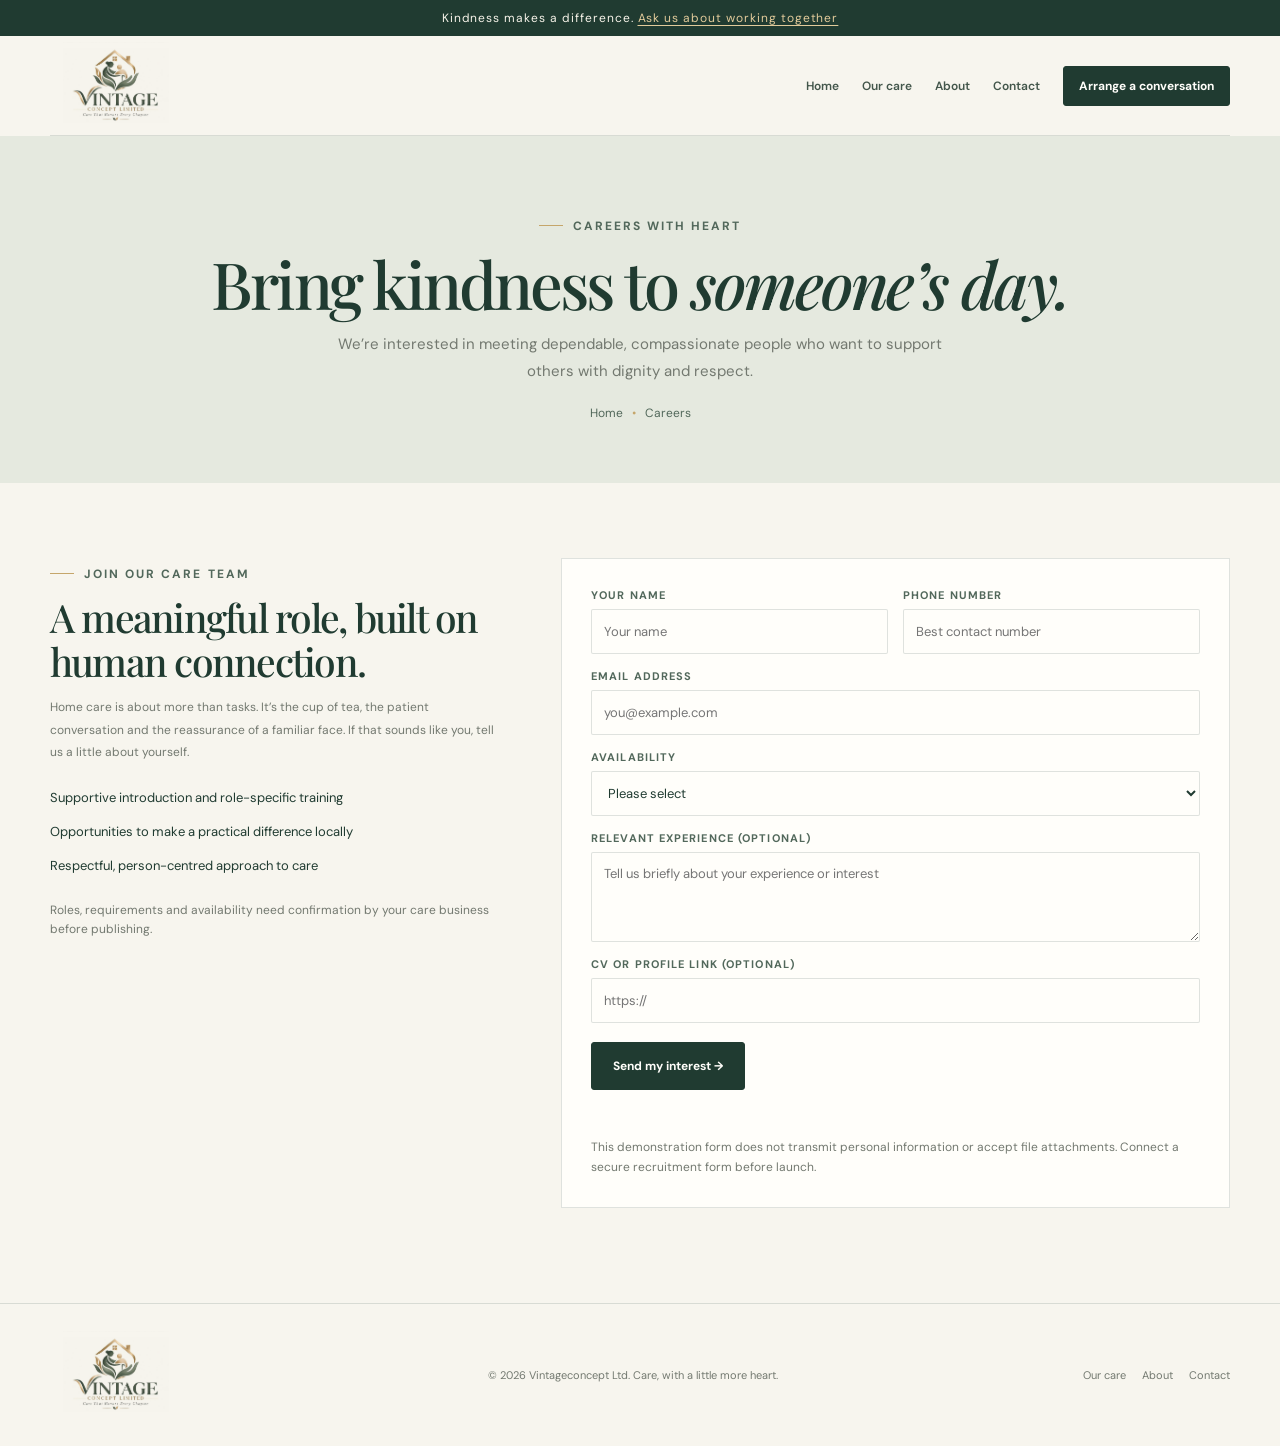
<file: apply.html>
<!doctype html><html lang="en"><head><meta charset="utf-8"><meta name="viewport" content="width=device-width, initial-scale=1"><meta name="theme-color" content="#f7f5ee"><meta name="description" content="Explore opportunities to join the Vintageconcept Ltd home-care team."><title>Care careers | Vintageconcept Ltd</title><link rel="preconnect" href="https://fonts.googleapis.com"><link rel="preconnect" href="https://fonts.gstatic.com" crossorigin><link href="https://fonts.googleapis.com/css2?family=DM+Sans:wght@400;500;600;700&family=Playfair+Display:wght@500;600;700&display=swap" rel="stylesheet"><link rel="stylesheet" href="site.css"><script src="site.js" defer></script></head><body><div class="announcement">Kindness makes a difference. <a href="contact.html">Ask us about working together</a></div><header><div class="wrap nav"><a class="brand" href="index.html"><img class="brand-logo" src="images/photo_5104954538862513421_y.jpg" alt="Vintage Concept Limited — Care That Honors Every Chapter"></a><button class="menu-toggle" aria-label="Open navigation" aria-expanded="false"><svg viewBox="0 0 24 24" fill="none" stroke="currentColor" stroke-width="1.7"><path d="M3 7h18M3 12h18M3 17h18"/></svg></button><nav class="nav-links" aria-label="Main navigation"><a href="index.html">Home</a><a href="services.html">Our care</a><a href="about.html">About</a><a href="contact.html">Contact</a><a class="button" href="appointment.html">Arrange a conversation</a></nav></div></header><main><section class="page-hero"><div class="wrap"><span class="eyebrow">Careers with heart</span><h1 class="serif">Bring kindness to <em>someone’s day.</em></h1><p>We’re interested in meeting dependable, compassionate people who want to support others with dignity and respect.</p><div class="breadcrumbs"><a href="index.html">Home</a><span>•</span>Careers</div></div></section><section class="page-content"><div class="wrap form-layout"><div><span class="eyebrow">Join our care team</span><h2 class="serif">A meaningful role, built on human connection.</h2><p class="intro">Home care is about more than tasks. It’s the cup of tea, the patient conversation and the reassurance of a familiar face. If that sounds like you, tell us a little about yourself.</p><ul class="check-list"><li>Supportive introduction and role-specific training</li><li>Opportunities to make a practical difference locally</li><li>Respectful, person-centred approach to care</li></ul><p class="notice">Roles, requirements and availability need confirmation by your care business before publishing.</p></div><form class="form-card form-grid" data-demo-form><div class="field"><label for="name">Your name</label><input id="name" name="name" autocomplete="name" required placeholder="Your name"></div><div class="field"><label for="phone">Phone number</label><input id="phone" name="phone" type="tel" autocomplete="tel" required placeholder="Best contact number"></div><div class="field field--full"><label for="email">Email address</label><input id="email" name="email" type="email" autocomplete="email" required placeholder="you@example.com"></div><div class="field field--full"><label for="availability">Availability</label><select id="availability" name="availability" required><option value="" disabled selected>Please select</option><option>Full-time</option><option>Part-time</option><option>Flexible / weekends</option><option>Discuss options</option></select></div><div class="field field--full"><label for="experience">Relevant experience (optional)</label><textarea id="experience" name="experience" placeholder="Tell us briefly about your experience or interest"></textarea></div><div class="field field--full"><label for="cv">CV or profile link (optional)</label><input id="cv" name="cv" type="url" placeholder="https://"></div><button class="button" type="submit">Send my interest →</button><p class="form-status" role="status" aria-live="polite"></p><p class="notice field--full">This demonstration form does not transmit personal information or accept file attachments. Connect a secure recruitment form before launch.</p></form></div></section></main><footer><div class="wrap footer-inner"><a class="brand" href="index.html"><img class="brand-logo" src="images/photo_5104954538862513421_y.jpg" alt="Vintage Concept Limited — Care That Honors Every Chapter"></a><p>© <span data-year></span> Vintageconcept Ltd. Care, with a little more heart.</p><div class="footer-links"><a href="services.html">Our care</a><a href="about.html">About</a><a href="contact.html">Contact</a></div></div></footer></body></html>
</file>
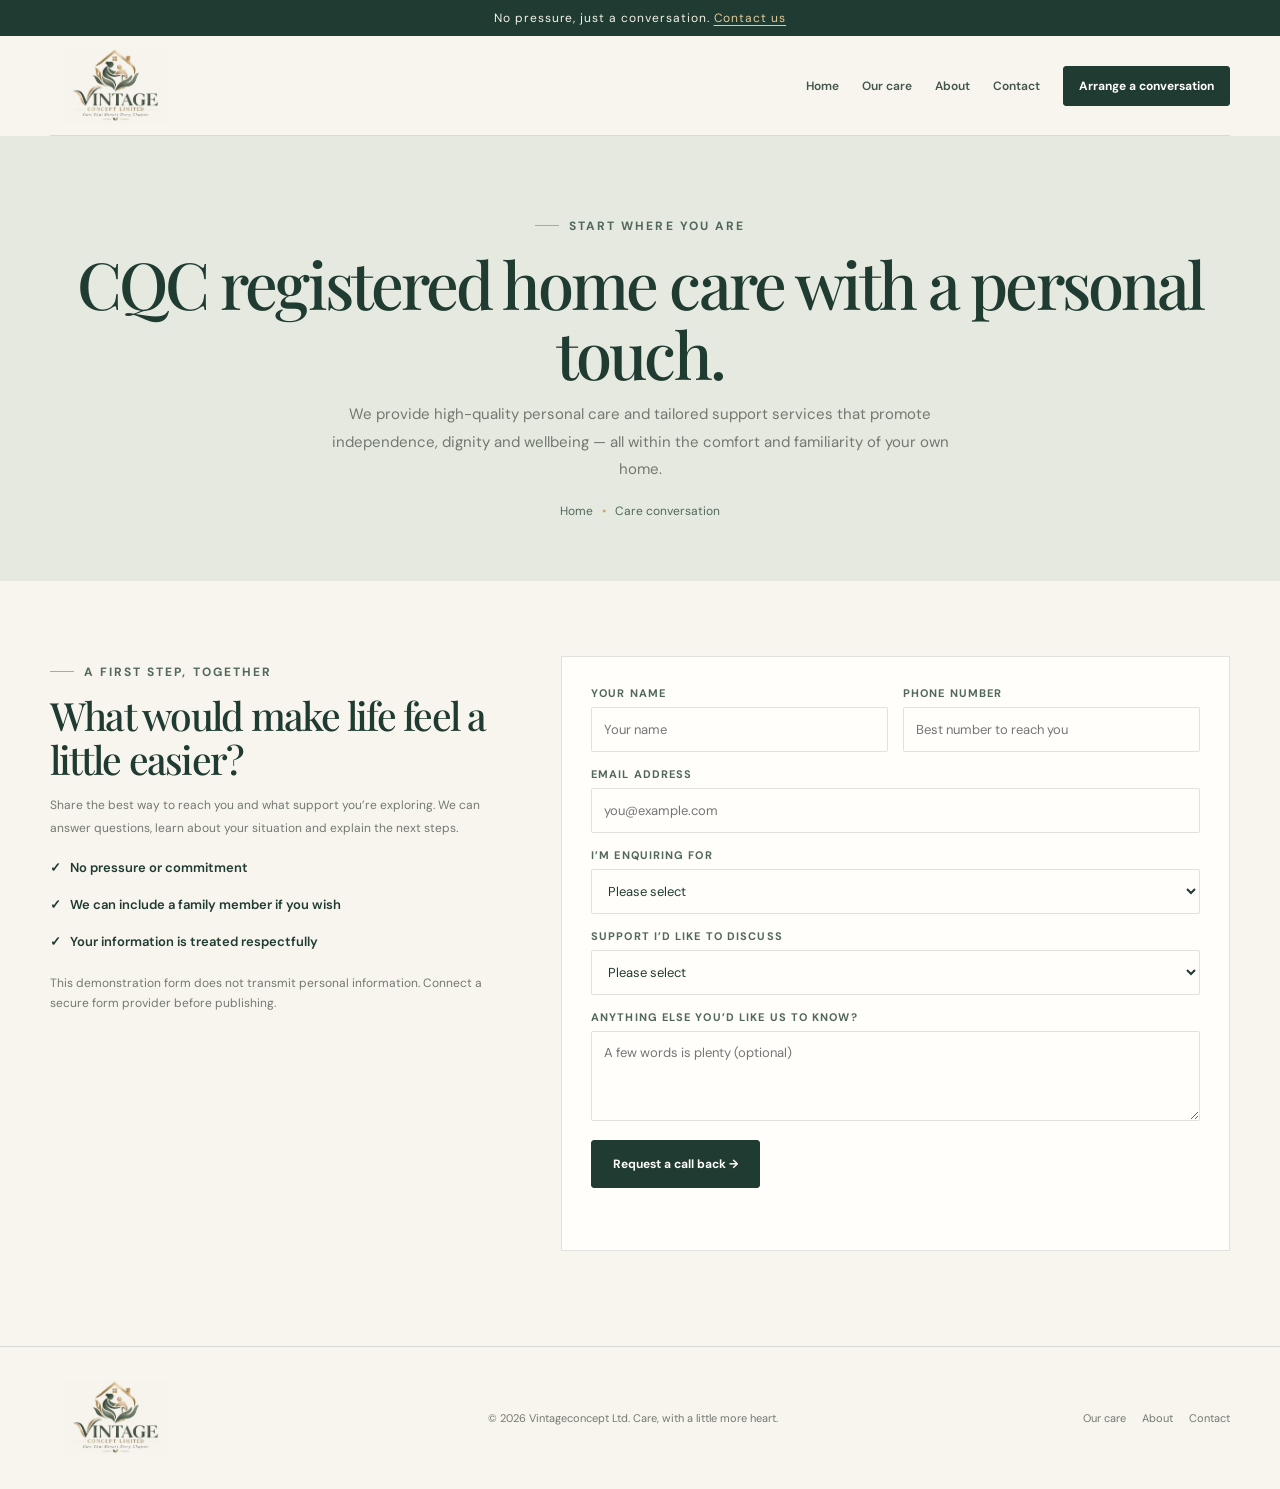
<file: appointment.html>
<!doctype html><html lang="en"><head><meta charset="utf-8"><meta name="viewport" content="width=device-width, initial-scale=1"><meta name="theme-color" content="#f7f5ee"><meta name="description" content="Arrange a friendly, no-pressure conversation about home care with Vintageconcept Ltd."><title>Arrange a care conversation | Vintageconcept Ltd</title><link rel="preconnect" href="https://fonts.googleapis.com"><link rel="preconnect" href="https://fonts.gstatic.com" crossorigin><link href="https://fonts.googleapis.com/css2?family=DM+Sans:wght@400;500;600;700&family=Playfair+Display:wght@500;600;700&display=swap" rel="stylesheet"><link rel="stylesheet" href="site.css"><script src="site.js" defer></script></head><body><div class="announcement">No pressure, just a conversation. <a href="contact.html">Contact us</a></div><header><div class="wrap nav"><a class="brand" href="index.html"><img class="brand-logo" src="images/photo_5104954538862513421_y.jpg" alt="Vintage Concept Limited — Care That Honors Every Chapter"></a><button class="menu-toggle" aria-label="Open navigation" aria-expanded="false"><svg viewBox="0 0 24 24" fill="none" stroke="currentColor" stroke-width="1.7"><path d="M3 7h18M3 12h18M3 17h18"/></svg></button><nav class="nav-links" aria-label="Main navigation"><a href="index.html">Home</a><a href="services.html">Our care</a><a href="about.html">About</a><a href="contact.html">Contact</a><a class="button" href="appointment.html" aria-current="page">Arrange a conversation</a></nav></div></header><main><section class="page-hero"><div class="wrap"><span class="eyebrow">Start where you are</span><h1 class="serif">CQC registered home care with a personal touch.</h1><p>We provide high-quality personal care and tailored support services that promote independence, dignity and wellbeing — all within the comfort and familiarity of your own home.</p><div class="breadcrumbs"><a href="index.html">Home</a><span>•</span>Care conversation</div></div></section><section class="page-content"><div class="wrap form-layout"><div><span class="eyebrow">A first step, together</span><h2 class="serif">What would make life feel a little easier?</h2><p class="intro">Share the best way to reach you and what support you’re exploring. We can answer questions, learn about your situation and explain the next steps.</p><div class="contact-detail">✓ &nbsp; No pressure or commitment</div><div class="contact-detail">✓ &nbsp; We can include a family member if you wish</div><div class="contact-detail">✓ &nbsp; Your information is treated respectfully</div><p class="notice" style="margin-top:24px">This demonstration form does not transmit personal information. Connect a secure form provider before publishing.</p></div><form class="form-card form-grid" data-demo-form><div class="field"><label for="name">Your name</label><input id="name" name="name" autocomplete="name" required placeholder="Your name"></div><div class="field"><label for="phone">Phone number</label><input id="phone" name="phone" type="tel" autocomplete="tel" required placeholder="Best number to reach you"></div><div class="field field--full"><label for="email">Email address</label><input id="email" name="email" type="email" autocomplete="email" required placeholder="you@example.com"></div><div class="field field--full"><label for="relationship">I’m enquiring for</label><select id="relationship" name="relationship" required><option value="" disabled selected>Please select</option><option>Myself</option><option>A family member</option><option>Someone I support professionally</option><option>Other</option></select></div><div class="field field--full"><label for="service">Support I’d like to discuss</label><select id="service" name="service" required><option value="" disabled selected>Please select</option><option>Personal care</option><option>Companionship</option><option>Meals and home help</option><option>Medication routine support</option><option>Respite or regular visits</option><option>Not sure yet</option></select></div><div class="field field--full"><label for="message">Anything else you’d like us to know?</label><textarea id="message" name="message" placeholder="A few words is plenty (optional)"></textarea></div><button class="button" type="submit">Request a call back →</button><p class="form-status" role="status" aria-live="polite"></p></form></div></section></main><footer><div class="wrap footer-inner"><a class="brand" href="index.html"><img class="brand-logo" src="images/photo_5104954538862513421_y.jpg" alt="Vintage Concept Limited — Care That Honors Every Chapter"></a><p>© <span data-year></span> Vintageconcept Ltd. Care, with a little more heart.</p><div class="footer-links"><a href="services.html">Our care</a><a href="about.html">About</a><a href="contact.html">Contact</a></div></div></footer></body></html>
</file>
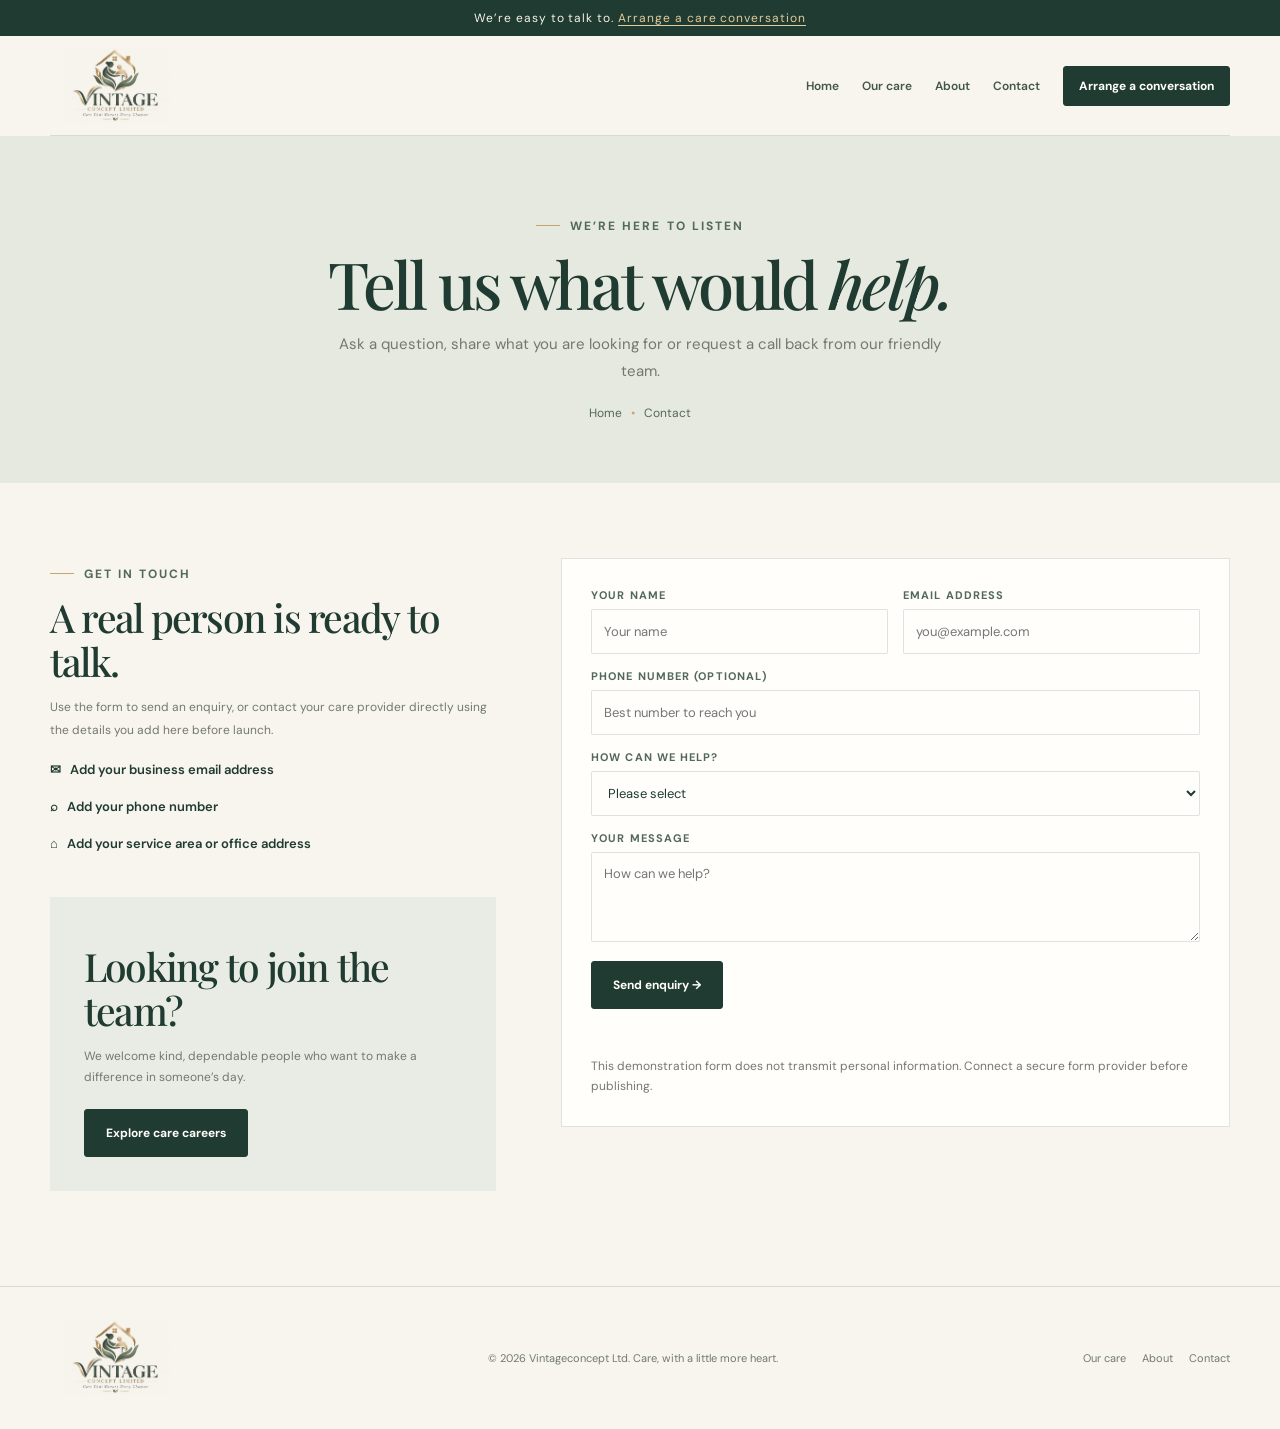
<file: contact.html>
<!doctype html><html lang="en"><head><meta charset="utf-8"><meta name="viewport" content="width=device-width, initial-scale=1"><meta name="theme-color" content="#f7f5ee"><meta name="description" content="Contact Vintageconcept Ltd to ask about home care, services or arranging a conversation."><title>Contact | Vintageconcept Ltd</title><link rel="preconnect" href="https://fonts.googleapis.com"><link rel="preconnect" href="https://fonts.gstatic.com" crossorigin><link href="https://fonts.googleapis.com/css2?family=DM+Sans:wght@400;500;600;700&family=Playfair+Display:wght@500;600;700&display=swap" rel="stylesheet"><link rel="stylesheet" href="site.css"><script src="site.js" defer></script></head><body><div class="announcement">We’re easy to talk to. <a href="appointment.html">Arrange a care conversation</a></div><header><div class="wrap nav"><a class="brand" href="index.html"><img class="brand-logo" src="images/photo_5104954538862513421_y.jpg" alt="Vintage Concept Limited — Care That Honors Every Chapter"></a><button class="menu-toggle" aria-label="Open navigation" aria-expanded="false"><svg viewBox="0 0 24 24" fill="none" stroke="currentColor" stroke-width="1.7"><path d="M3 7h18M3 12h18M3 17h18"/></svg></button><nav class="nav-links" aria-label="Main navigation"><a href="index.html">Home</a><a href="services.html">Our care</a><a href="about.html">About</a><a href="contact.html" aria-current="page">Contact</a><a class="button" href="appointment.html">Arrange a conversation</a></nav></div></header><main><section class="page-hero"><div class="wrap"><span class="eyebrow">We’re here to listen</span><h1 class="serif">Tell us what would <em>help.</em></h1><p>Ask a question, share what you are looking for or request a call back from our friendly team.</p><div class="breadcrumbs"><a href="index.html">Home</a><span>•</span>Contact</div></div></section><section class="page-content"><div class="wrap form-layout"><div><span class="eyebrow">Get in touch</span><h2 class="serif">A real person is ready to talk.</h2><p class="intro">Use the form to send an enquiry, or contact your care provider directly using the details you add here before launch.</p><div class="contact-detail">✉ &nbsp; Add your business email address</div><div class="contact-detail">⌕ &nbsp; Add your phone number</div><div class="contact-detail">⌂ &nbsp; Add your service area or office address</div><div class="callout"><h2 class="serif">Looking to join the team?</h2><p>We welcome kind, dependable people who want to make a difference in someone’s day.</p><a class="button" href="apply.html">Explore care careers</a></div></div><form class="form-card form-grid" data-demo-form><div class="field"><label for="name">Your name</label><input id="name" name="name" autocomplete="name" required placeholder="Your name"></div><div class="field"><label for="email">Email address</label><input id="email" name="email" type="email" autocomplete="email" required placeholder="you@example.com"></div><div class="field field--full"><label for="phone">Phone number (optional)</label><input id="phone" name="phone" type="tel" autocomplete="tel" placeholder="Best number to reach you"></div><div class="field field--full"><label for="topic">How can we help?</label><select id="topic" name="topic" required><option value="" disabled selected>Please select</option><option>Enquiring about care</option><option>Existing care client</option><option>Careers</option><option>Other question</option></select></div><div class="field field--full"><label for="message">Your message</label><textarea id="message" name="message" required placeholder="How can we help?"></textarea></div><button class="button" type="submit">Send enquiry →</button><p class="form-status" role="status" aria-live="polite"></p><p class="notice field--full">This demonstration form does not transmit personal information. Connect a secure form provider before publishing.</p></form></div></section></main><footer><div class="wrap footer-inner"><a class="brand" href="index.html"><img class="brand-logo" src="images/photo_5104954538862513421_y.jpg" alt="Vintage Concept Limited — Care That Honors Every Chapter"></a><p>© <span data-year></span> Vintageconcept Ltd. Care, with a little more heart.</p><div class="footer-links"><a href="services.html">Our care</a><a href="about.html">About</a><a href="contact.html">Contact</a></div></div></footer></body></html>
</file>
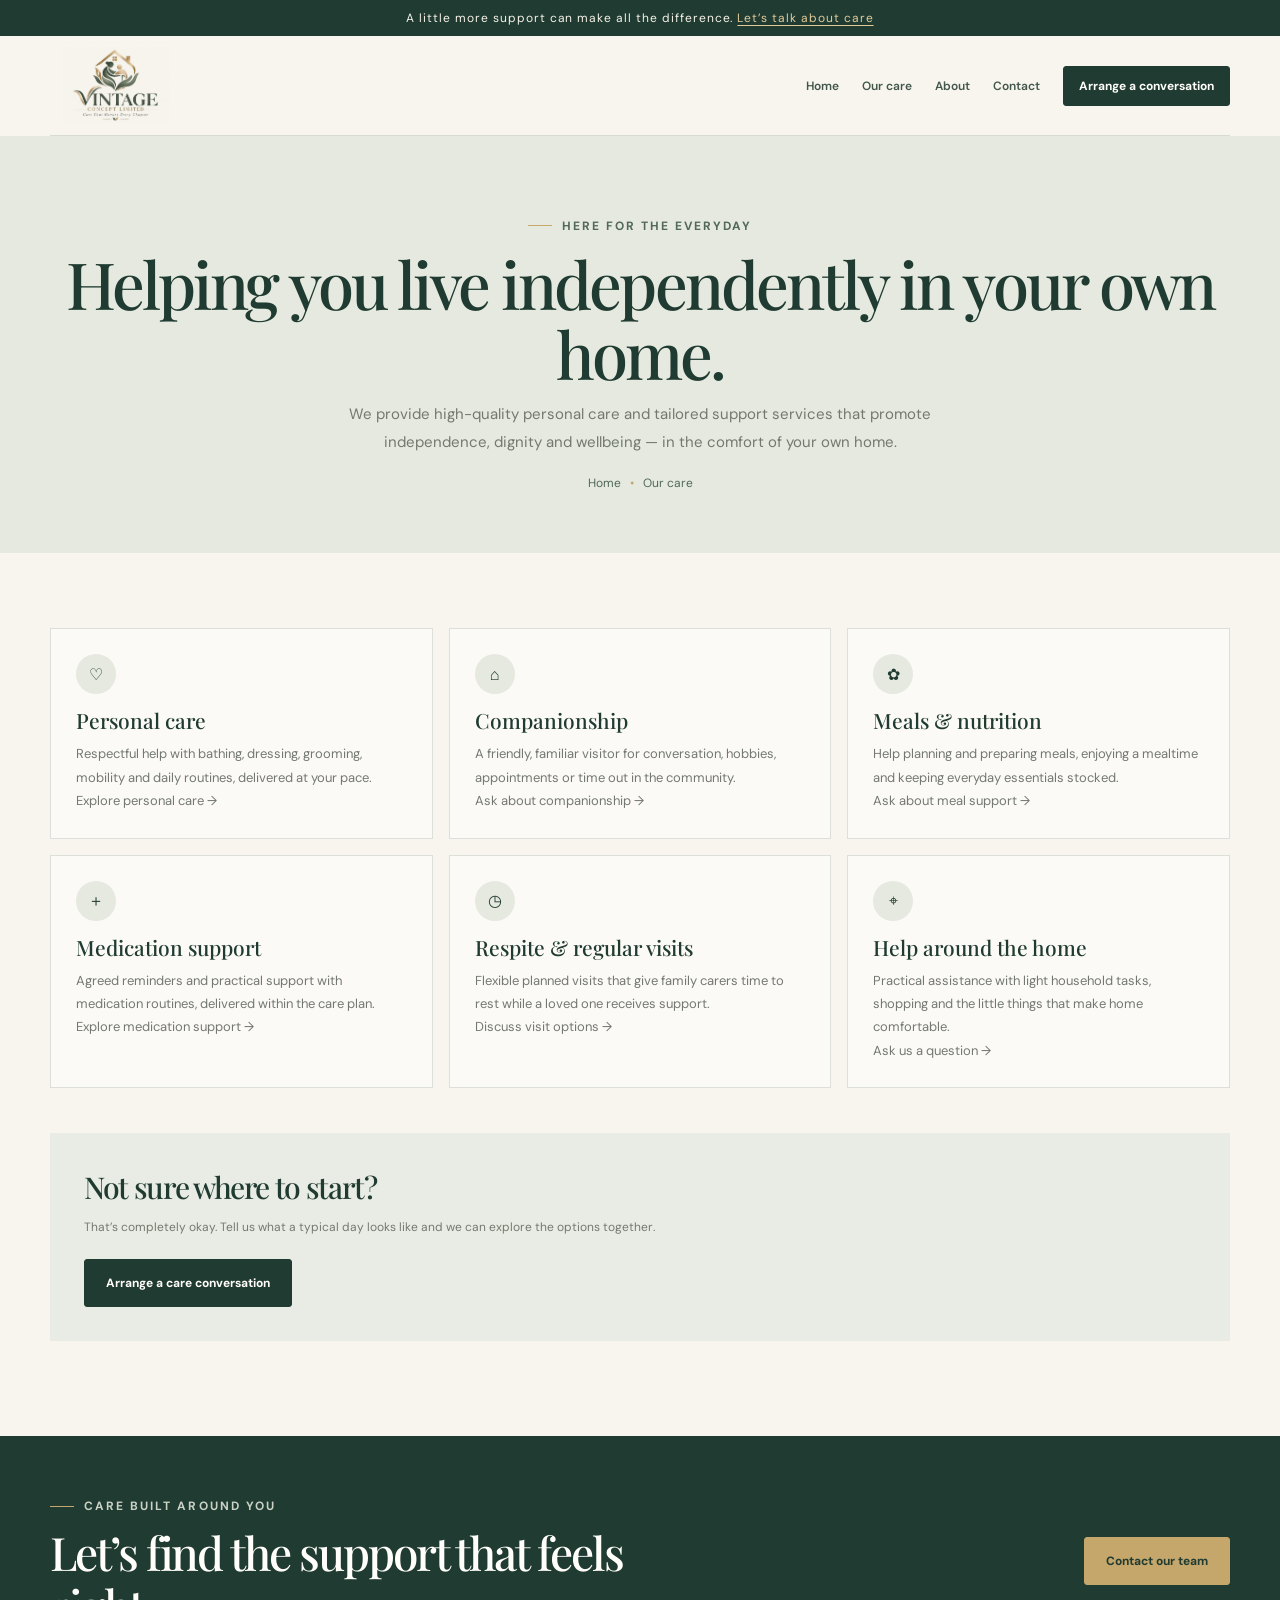
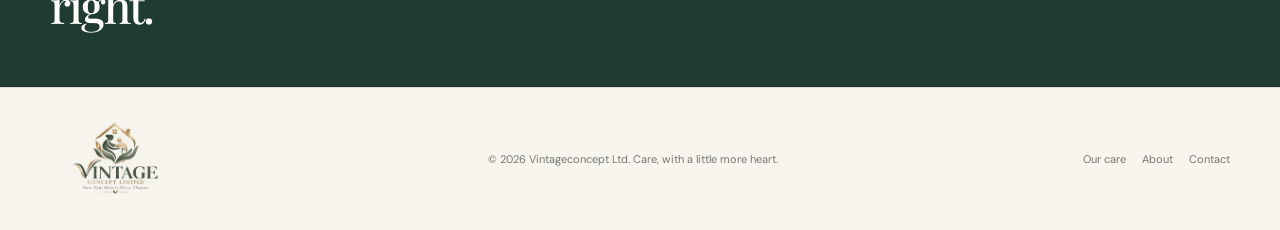
<file: services.html>
<!doctype html><html lang="en"><head><meta charset="utf-8"><meta name="viewport" content="width=device-width, initial-scale=1"><meta name="theme-color" content="#f7f5ee"><meta name="description" content="Explore personal care, companionship, meal and medication support from Vintageconcept Ltd."><title>Our care services | Vintageconcept Ltd</title><link rel="preconnect" href="https://fonts.googleapis.com"><link rel="preconnect" href="https://fonts.gstatic.com" crossorigin><link href="https://fonts.googleapis.com/css2?family=DM+Sans:wght@400;500;600;700&family=Playfair+Display:wght@500;600;700&display=swap" rel="stylesheet"><link rel="stylesheet" href="site.css"><script src="site.js" defer></script></head><body><div class="announcement">A little more support can make all the difference. <a href="appointment.html">Let’s talk about care</a></div><header><div class="wrap nav"><a class="brand" href="index.html"><img class="brand-logo" src="images/photo_5104954538862513421_y.jpg" alt="Vintage Concept Limited — Care That Honors Every Chapter"></a><button class="menu-toggle" aria-label="Open navigation" aria-expanded="false"><svg viewBox="0 0 24 24" fill="none" stroke="currentColor" stroke-width="1.7"><path d="M3 7h18M3 12h18M3 17h18"/></svg></button><nav class="nav-links" aria-label="Main navigation"><a href="index.html">Home</a><a href="services.html" aria-current="page">Our care</a><a href="about.html">About</a><a href="contact.html">Contact</a><a class="button" href="appointment.html">Arrange a conversation</a></nav></div></header><main><section class="page-hero"><div class="wrap"><span class="eyebrow">Here for the everyday</span><h1 class="serif">Helping you live independently in your own home.</h1><p>We provide high-quality personal care and tailored support services that promote independence, dignity and wellbeing — in the comfort of your own home.</p><div class="breadcrumbs"><a href="index.html">Home</a><span>•</span>Our care</div></div></section><section class="page-content"><div class="wrap"><div class="cards" style="margin-top:0"><article class="info-card"><div class="card-icon">♡</div><h3>Personal care</h3><p>Respectful help with bathing, dressing, grooming, mobility and daily routines, delivered at your pace.</p><p><a class="text-link" href="personal-care.html">Explore personal care →</a></p></article><article class="info-card"><div class="card-icon">⌂</div><h3>Companionship</h3><p>A friendly, familiar visitor for conversation, hobbies, appointments or time out in the community.</p><p><a class="text-link" href="appointment.html">Ask about companionship →</a></p></article><article class="info-card"><div class="card-icon">✿</div><h3>Meals &amp; nutrition</h3><p>Help planning and preparing meals, enjoying a mealtime and keeping everyday essentials stocked.</p><p><a class="text-link" href="appointment.html">Ask about meal support →</a></p></article><article class="info-card"><div class="card-icon">＋</div><h3>Medication support</h3><p>Agreed reminders and practical support with medication routines, delivered within the care plan.</p><p><a class="text-link" href="medication.html">Explore medication support →</a></p></article><article class="info-card"><div class="card-icon">◷</div><h3>Respite &amp; regular visits</h3><p>Flexible planned visits that give family carers time to rest while a loved one receives support.</p><p><a class="text-link" href="appointment.html">Discuss visit options →</a></p></article><article class="info-card"><div class="card-icon">⌖</div><h3>Help around the home</h3><p>Practical assistance with light household tasks, shopping and the little things that make home comfortable.</p><p><a class="text-link" href="contact.html">Ask us a question →</a></p></article></div><div class="callout"><h2 class="serif">Not sure where to start?</h2><p>That’s completely okay. Tell us what a typical day looks like and we can explore the options together.</p><a class="button" href="appointment.html">Arrange a care conversation</a></div></div></section></main><section class="cta"><div class="wrap cta-inner"><div><span class="eyebrow">Care built around you</span><h2 class="serif">Let’s find the support that feels right.</h2></div><a class="button" href="contact.html">Contact our team</a></div></section><footer><div class="wrap footer-inner"><a class="brand" href="index.html"><img class="brand-logo" src="images/photo_5104954538862513421_y.jpg" alt="Vintage Concept Limited — Care That Honors Every Chapter"></a><p>© <span data-year></span> Vintageconcept Ltd. Care, with a little more heart.</p><div class="footer-links"><a href="services.html">Our care</a><a href="about.html">About</a><a href="contact.html">Contact</a></div></div></footer></body></html>
</file>
<file: site.css>
:root{--sage:#9eae96;--sage-light:#e5e9df;--gold:#c5a66b;--ivory:#f7f5ee;--paper:#fffefa;--forest:#203b31;--forest-soft:#52685b;--muted:#737970;--line:rgba(32,59,49,.14);--serif:'Playfair Display',Georgia,serif;--sans:'DM Sans',Arial,sans-serif}*{box-sizing:border-box}html{scroll-behavior:smooth}body{margin:0;background:var(--ivory);color:var(--forest);font-family:var(--sans);-webkit-font-smoothing:antialiased}a{color:inherit;text-decoration:none}button,input,select,textarea{font:inherit}.wrap{width:min(1180px,calc(100% - 64px));margin-inline:auto}.serif{font-family:var(--serif);font-weight:500;letter-spacing:-.045em}.eyebrow{display:inline-flex;align-items:center;gap:10px;color:var(--forest-soft);font-size:12px;font-weight:700;letter-spacing:.17em;text-transform:uppercase}.eyebrow:before{width:24px;height:1px;background:var(--gold);content:''}.button{display:inline-flex;min-height:48px;justify-content:center;align-items:center;gap:10px;padding:0 21px;border:1px solid var(--forest);border-radius:3px;background:var(--forest);color:var(--paper);font-size:12px;font-weight:700;transition:.2s;cursor:pointer}.button:hover{transform:translateY(-2px);background:#2d5142}.button--outline{background:transparent;color:var(--forest)}.button svg{width:15px;height:15px}.announcement{padding:10px 16px;background:var(--forest);color:#f6f3e9;text-align:center;font-size:12px;letter-spacing:.08em}.announcement a{color:#e2cb9b;text-decoration:underline;text-underline-offset:3px}header{position:relative;z-index:5;background:var(--ivory)}.nav{min-height:100px;display:flex;align-items:center;justify-content:space-between;border-bottom:1px solid var(--line)}.brand{display:inline-flex;gap:11px;align-items:center}.brand-mark{display:grid;width:39px;height:39px;place-items:center;border:1px solid var(--gold);border-radius:50%}.brand-mark svg{width:22px;height:22px}.brand-name{font-family:var(--serif);font-size:21px;line-height:1;letter-spacing:-.04em}.brand-name small{display:block;margin-top:5px;font-family:var(--sans);font-size:10px;font-weight:600;letter-spacing:.19em;text-transform:uppercase}.nav-links{display:flex;align-items:center;gap:23px;color:#43564b;font-size:12px;font-weight:600}.nav-links a:not(.button):hover{color:#9b7d47}.nav-links .button{min-height:40px;padding-inline:15px;font-size:12px}.menu-toggle{display:none;border:0;background:none;color:var(--forest);cursor:pointer}.page-hero{padding:74px 0 62px;background:var(--sage-light);text-align:center}.page-hero h1{margin:14px auto 13px;font-size:clamp(40px,6vw,65px);line-height:1.08}.page-hero p{max-width:620px;margin:0 auto;color:var(--muted);font-size:15px;line-height:1.85}.breadcrumbs{display:flex;justify-content:center;gap:9px;margin-top:19px;color:var(--forest-soft);font-size:12px}.breadcrumbs span{color:var(--gold)}.page-content{padding:75px 0 95px}.split{display:grid;grid-template-columns:1fr 1fr;align-items:center;gap:64px}.content-photo{width:100%;max-height:475px;aspect-ratio:4/4.2;object-fit:cover;border-radius:4px}.copy h2{margin:14px 0;font-size:clamp(32px,4vw,46px);line-height:1.15}.copy p{color:var(--muted);font-size:12px;line-height:1.9}.check-list{display:grid;gap:13px;margin:24px 0;padding:0;list-style:none}.check-list li{display:flex;gap:10px;align-items:flex-start;font-size:13px;line-height:1.6}.check-list svg{flex:0 0 auto;width:16px;height:16px;color:#819476}.cards{display:grid;grid-template-columns:repeat(3,1fr);gap:16px;margin-top:36px}.info-card{padding:25px;border:1px solid var(--line);background:rgba(255,254,250,.65)}.info-card h3{margin:12px 0 8px;font:500 21px var(--serif)}.info-card p{margin:0;color:var(--muted);font-size:13px;line-height:1.8}.card-icon{display:grid;width:40px;height:40px;place-items:center;border-radius:50%;background:var(--sage-light)}.card-icon svg{width:20px;height:20px}.callout{margin-top:45px;padding:34px;background:#e9ece4}.callout h2{margin:0 0 10px;font:500 30px var(--serif)}.callout p{margin:0 0 20px;color:var(--muted);font-size:12px;line-height:1.8}.form-layout{display:grid;grid-template-columns:.8fr 1.2fr;gap:65px;align-items:start}.form-layout h2{margin:13px 0;font-size:39px;line-height:1.13}.form-layout .intro{color:var(--muted);font-size:12px;line-height:1.9}.contact-detail{display:flex;gap:12px;align-items:center;margin-top:20px;font-size:13px;font-weight:600}.contact-detail svg{width:17px;color:#83947b}.form-card{padding:29px;background:var(--paper);border:1px solid var(--line)}.form-grid{display:grid;grid-template-columns:1fr 1fr;gap:15px}.field{display:flex;flex-direction:column;gap:7px}.field--full{grid-column:1/-1}.field label{color:var(--forest-soft);font-size:11px;font-weight:700;letter-spacing:.1em;text-transform:uppercase}.field input,.field select,.field textarea{width:100%;border:1px solid var(--line);border-radius:2px;background:var(--paper);color:var(--forest);outline:none;font-size:13px}.field input,.field select{height:45px;padding:0 12px}.field textarea{min-height:90px;padding:12px;resize:vertical}.field :focus{border-color:var(--sage);box-shadow:0 0 0 2px rgba(158,174,150,.2)}.form-grid .button{justify-self:start;margin-top:4px}.form-status{grid-column:1/-1;min-height:18px;margin:0;color:var(--forest-soft);font-size:12px;line-height:1.5}.cta{padding:55px 0;background:var(--forest);color:var(--paper)}.cta-inner{display:flex;align-items:center;justify-content:space-between;gap:28px}.cta h2{max-width:620px;margin:12px 0 0;font-size:clamp(30px,4vw,46px);line-height:1.15}.cta .eyebrow{color:#c9d2c5}.cta .button{flex:0 0 auto;border-color:var(--gold);background:var(--gold);color:var(--forest)}footer{padding:27px 0;border-top:1px solid var(--line)}.footer-inner{display:flex;align-items:center;justify-content:space-between;gap:20px}.footer-inner p,.footer-links{margin:0;color:var(--muted);font-size:11px}.footer-links{display:flex;gap:16px;flex-wrap:wrap}.footer-links a:hover{color:var(--forest)}.notice{margin:0;color:var(--muted);font-size:12px;line-height:1.65}.reveal{opacity:0;transform:translateY(12px);transition:opacity .5s,transform .5s}.reveal.visible{opacity:1;transform:none}@media(prefers-reduced-motion:reduce){*,*:before,*:after{scroll-behavior:auto!important;transition-duration:.01ms!important}.reveal{opacity:1;transform:none}}@media(max-width:900px){.wrap{width:min(100% - 44px,760px)}.nav-links{gap:13px}.split{gap:35px}.form-layout{gap:35px}}@media(max-width:640px){.wrap{width:calc(100% - 38px)}.announcement{font-size:11px}.nav-links{font-size:14px}.nav-links .button{font-size:12px}.nav{min-height:76px}.menu-toggle{display:block;padding:8px}.menu-toggle svg{display:block;width:23px;height:23px}.nav-links{position:absolute;top:72px;right:0;left:0;display:none;align-items:stretch;gap:0;padding:10px 20px 22px;border-bottom:1px solid var(--line);background:var(--ivory);box-shadow:0 12px 20px rgba(32,59,49,.08)}.nav-links.open{display:flex;flex-direction:column}.nav-links a:not(.button){padding:13px 4px;border-bottom:1px solid var(--line)}.nav-links .button{margin-top:14px}.page-hero{padding:52px 0 43px}.page-content{padding:54px 0 68px}.split,.form-layout{grid-template-columns:1fr;gap:30px}.split .content-photo{max-height:360px;aspect-ratio:4/3}.cards{grid-template-columns:1fr;gap:11px;margin-top:23px}.info-card{padding:20px}.form-layout h2{font-size:35px}.form-card{padding:19px}.form-grid{gap:12px}.cta{padding:42px 0}.cta-inner{align-items:flex-start;flex-direction:column}.footer-inner{align-items:flex-start;flex-direction:column}.footer-links{gap:12px}}.brand-logo{display:block;width:132px;height:88px;object-fit:contain;mix-blend-mode:multiply}@media(max-width:640px){.brand-logo{width:105px;height:70px}.nav{min-height:76px}}
</file>
